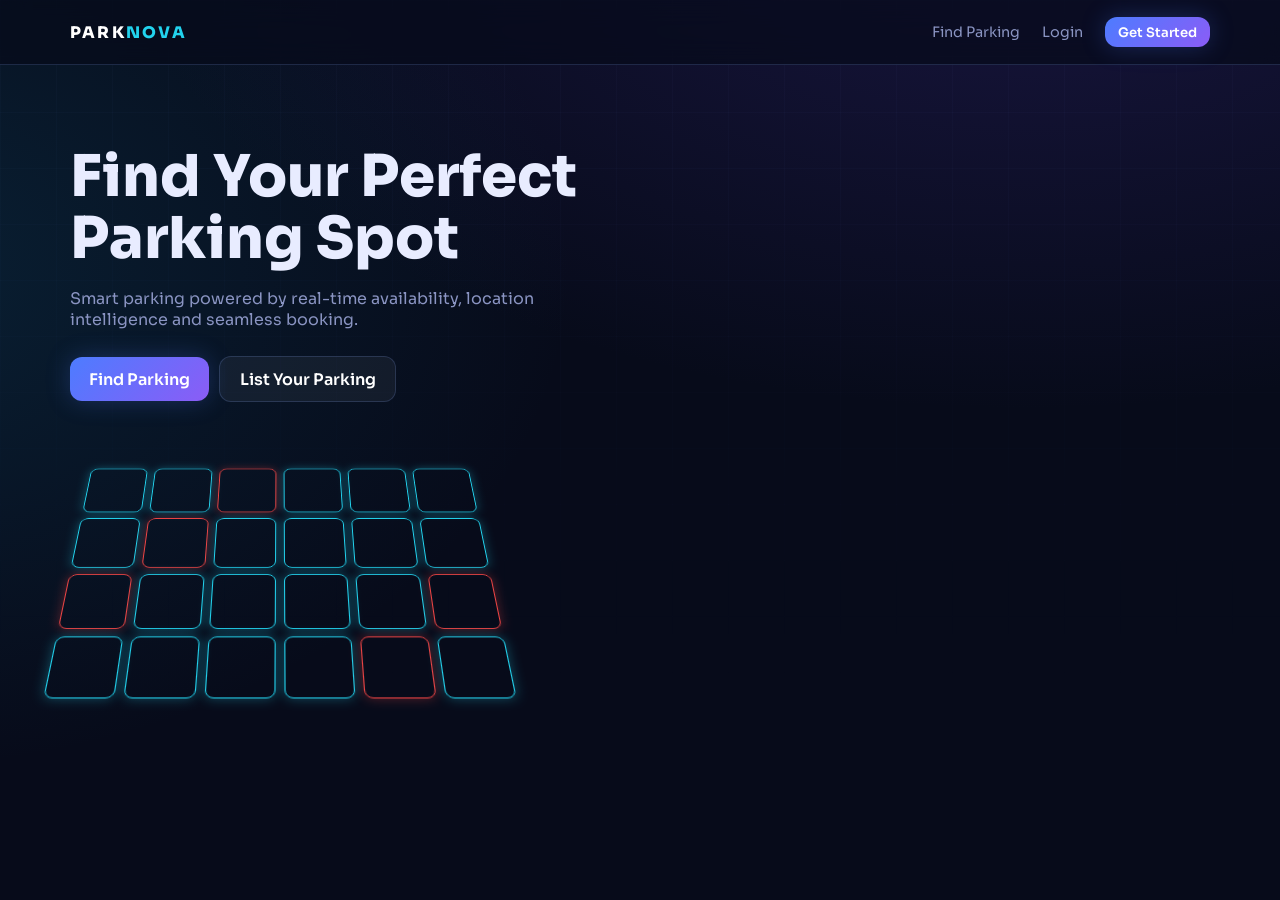
<file: index.html>
<!doctype html><html lang="en"><head><meta charset="utf-8"><meta name="viewport" content="width=device-width,initial-scale=1"><title>Smart Parking · PARKNOVA</title>
<link rel="stylesheet" href="/css/app.css"></head><body><div id="nav"></div><main class="wrap"><section class=hero><h1>Find Your Perfect<br>Parking Spot</h1><p>Smart parking powered by real-time availability, location intelligence and seamless booking.</p><div class=row><a class=btn href=/parking.html>Find Parking</a><a class="btn ghost" href=/register.html>List Your Parking</a></div><div class=hero-viz id=viz></div></section></main><script type="module" src="/js/home.js"></script></body></html>
</file>
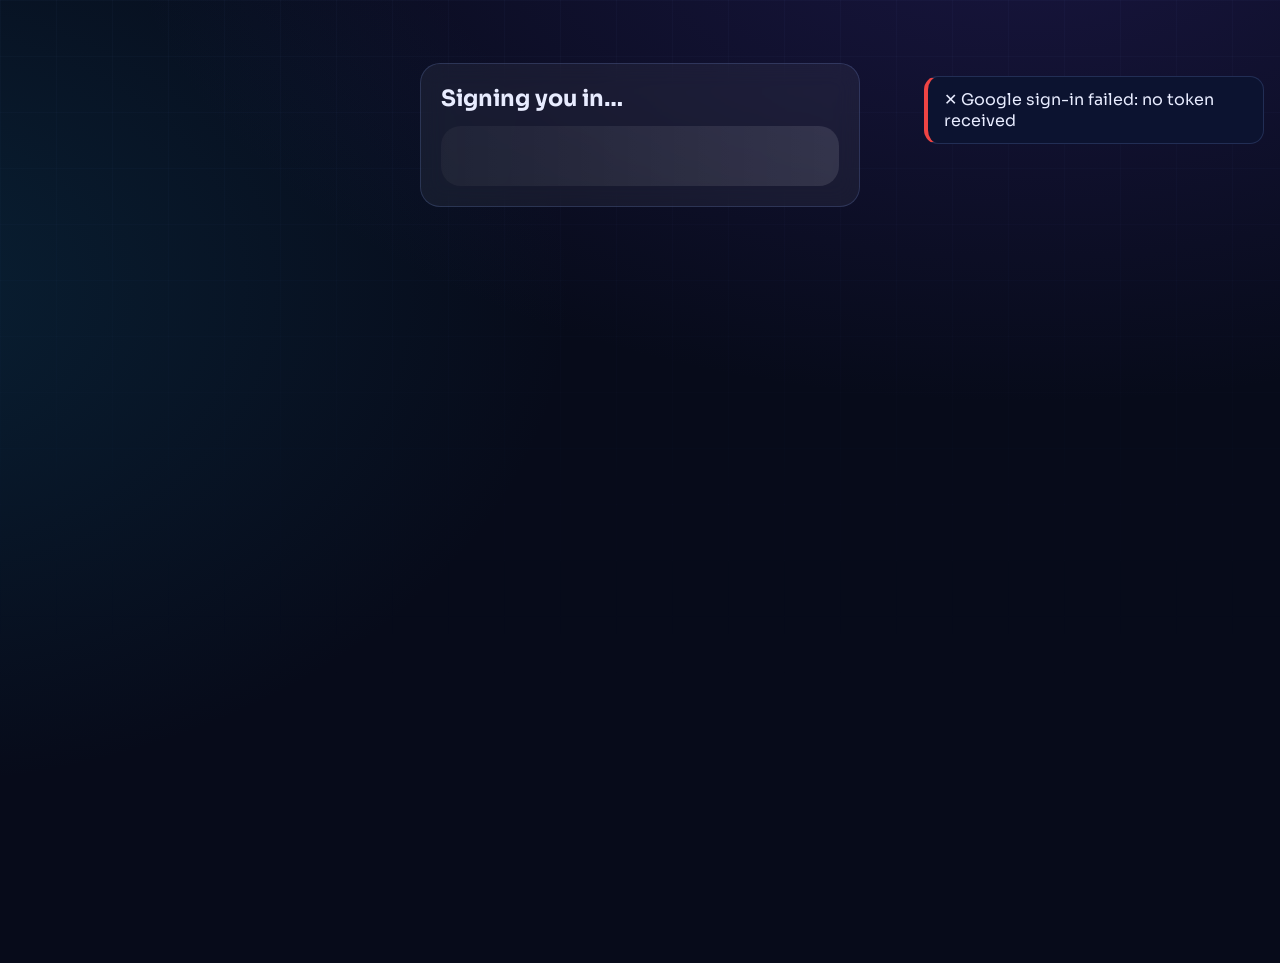
<file: oauth2/redirect/index.html>
<!doctype html><html lang="en"><head><meta charset="utf-8"><meta name="viewport" content="width=device-width,initial-scale=1"><title>Signing in · PARKNOVA</title>
<link rel="stylesheet" href="/css/app.css"></head><body><div id="nav"></div><main class="wrap"><div class="card auth" id=box><h2 style=margin-top:0>Signing you in…</h2><div class=sk style=height:60px></div></div></main><script type="module" src="/js/oauth.js"></script></body></html>
</file>
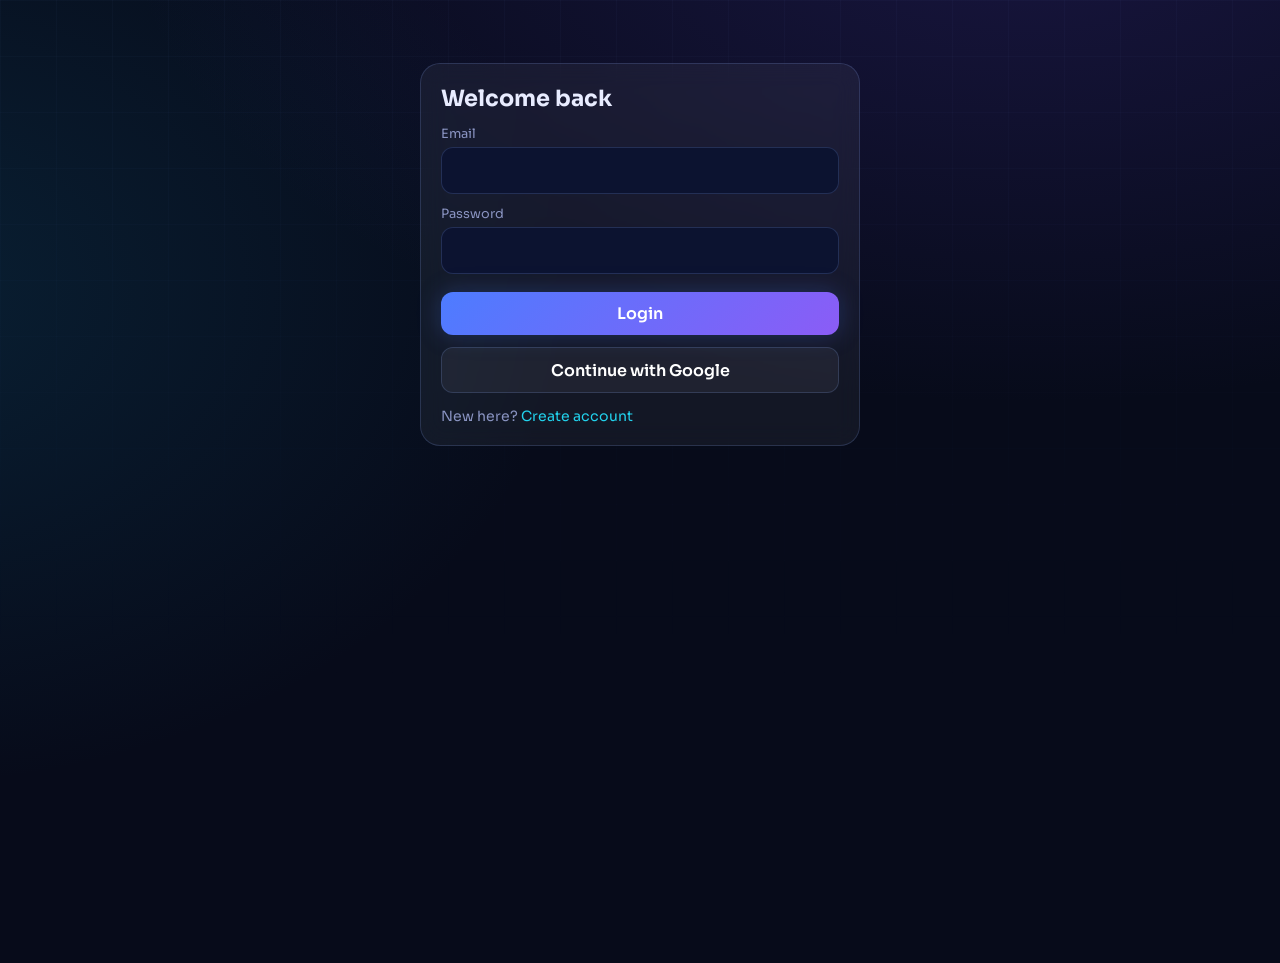
<file: driver-dashboard.html>
<!doctype html><html lang="en"><head><meta charset="utf-8"><meta name="viewport" content="width=device-width,initial-scale=1"><title>Driver · PARKNOVA</title>
<link rel="stylesheet" href="/css/app.css"></head><body><div id="nav"></div><main class="wrap"><h2>Driver overview</h2><div class=stats id=st></div><h2>My bookings</h2><div class=grid id=list></div></main><script type="module" src="/js/driver.js"></script></body></html>
</file>
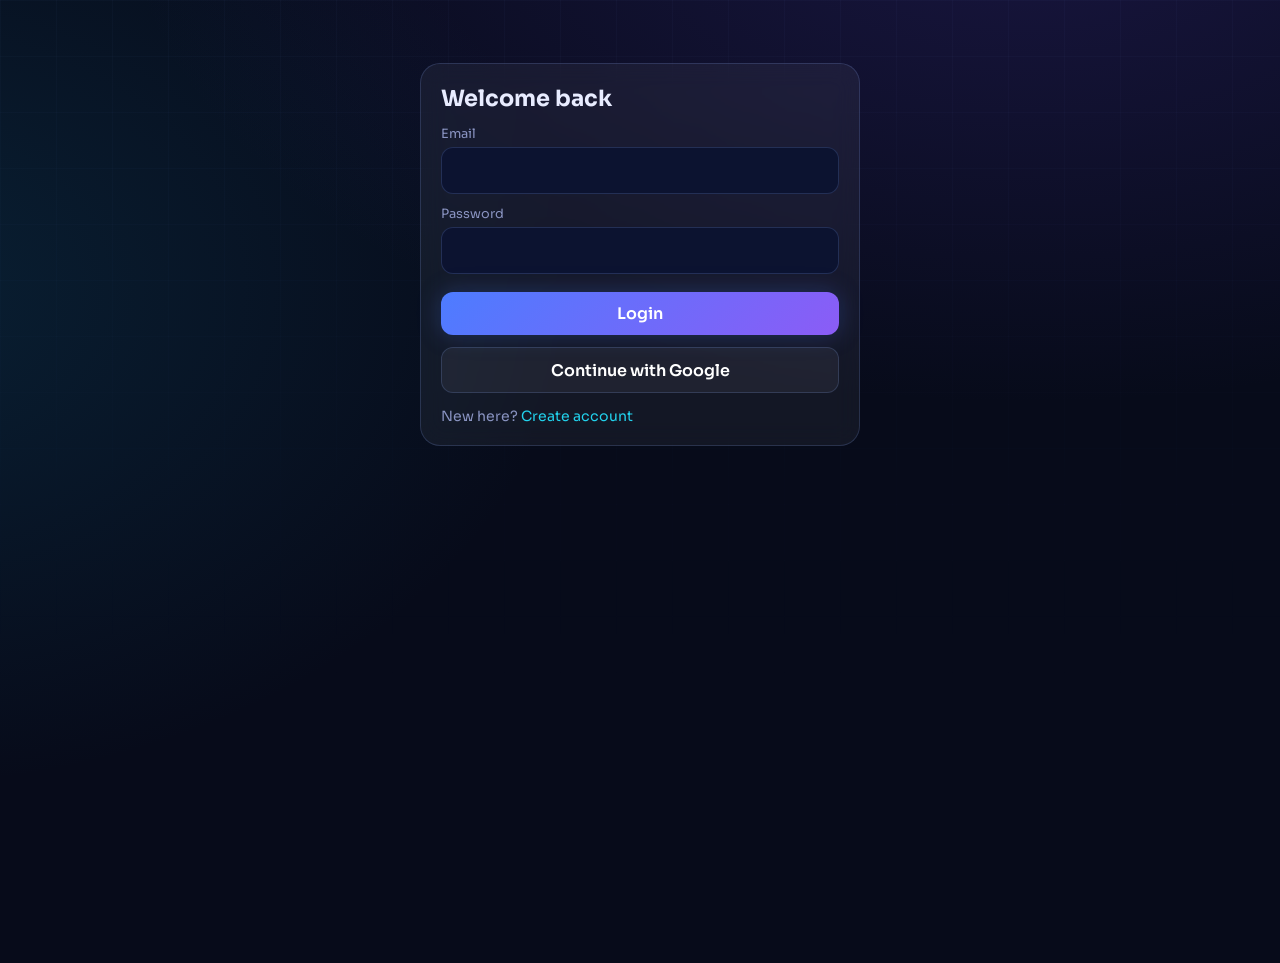
<file: login.html>
<!doctype html><html lang="en"><head><meta charset="utf-8"><meta name="viewport" content="width=device-width,initial-scale=1"><title>Login · PARKNOVA</title>
<link rel="stylesheet" href="/css/app.css"></head><body><div id="nav"></div><main class="wrap"><div class="card auth"><h2 style=margin-top:0>Welcome back</h2><form id=f><label>Email</label><input name=email type=email required><label>Password</label><input name=password type=password required><button class=btn style="width:100%;margin-top:18px;justify-content:center">Login</button></form><button id=g class="btn ghost" style="width:100%;margin-top:12px;justify-content:center">Continue with Google</button><p class=mu style=margin-top:14px>New here? <a href=/register.html>Create account</a></p></div></main><script type="module" src="/js/login.js"></script></body></html>
</file>
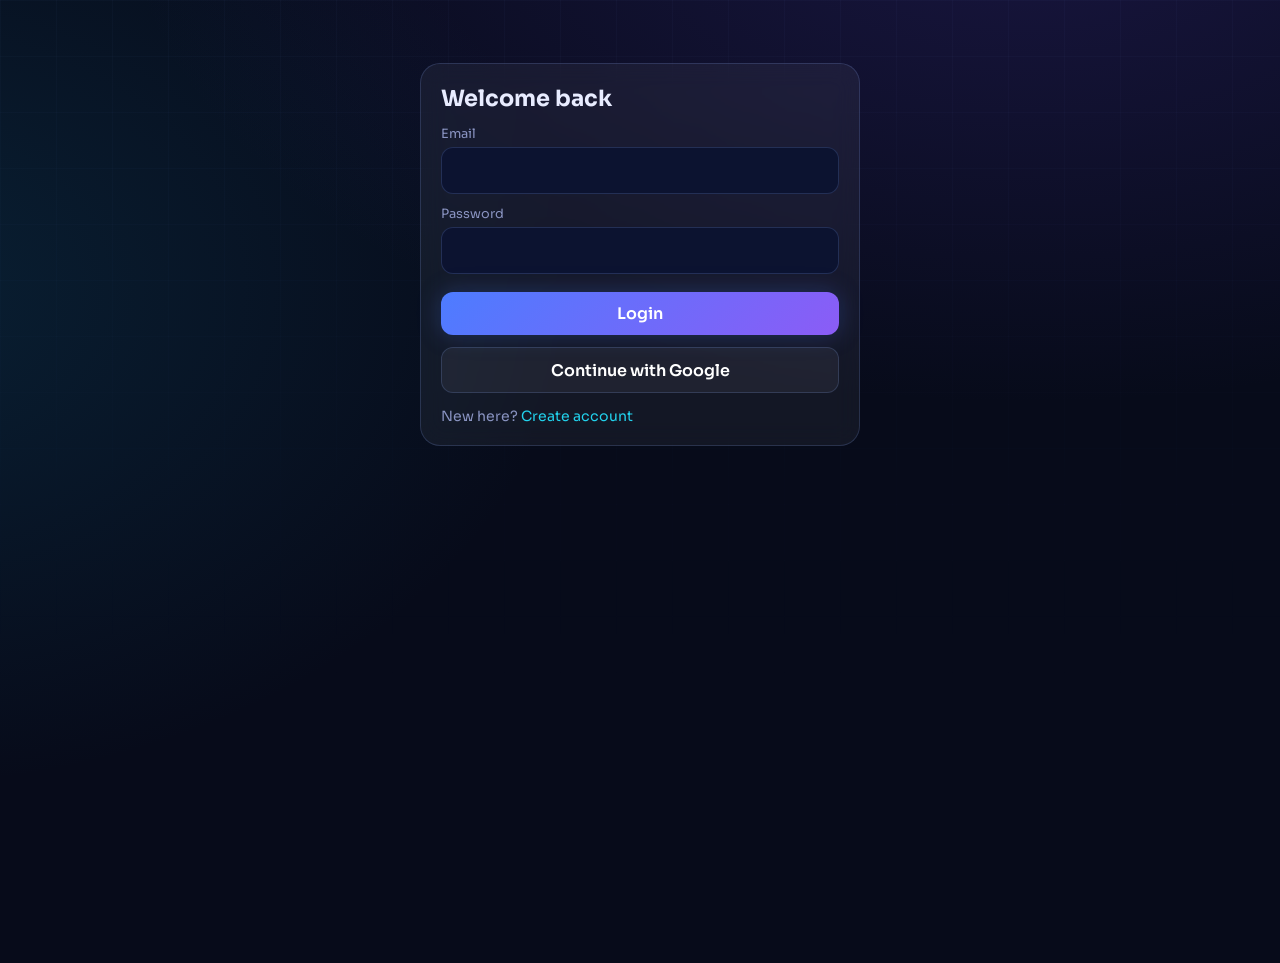
<file: owner-dashboard.html>
<!doctype html><html lang="en"><head><meta charset="utf-8"><meta name="viewport" content="width=device-width,initial-scale=1"><title>Owner · PARKNOVA</title>
<link rel="stylesheet" href="/css/app.css"></head><body><div id="nav"></div><main class="wrap"><h2>Owner overview</h2><div class=stats id=st></div><h2>Add parking</h2><form id=f class="card grid"><div><label>Name</label><input name=parkingName required></div><div><label>Location</label><input name=location required></div><div><label>Latitude</label><input name=latitude type=number step=any></div><div><label>Longitude</label><input name=longitude type=number step=any></div><div><label>Total slots</label><input name=totalSlots type=number min=1 required></div><div><label>Price / hour</label><input name=pricePerHour type=number min=0 step=any required></div><div class=row style=align-items:end><button id=gps type=button class="btn ghost">Use my location</button><button class=btn id=sv>Create</button></div></form><h2>My parkings</h2><div class=grid id=list></div><h2>Bookings</h2><table><thead><tr><th>ID<th>Driver<th>Vehicle<th>Parking<th>Date<th>Time<th>Hrs<th>Amount<th>Status<tbody id=bk></table></main><script type="module" src="/js/owner.js"></script></body></html>
</file>
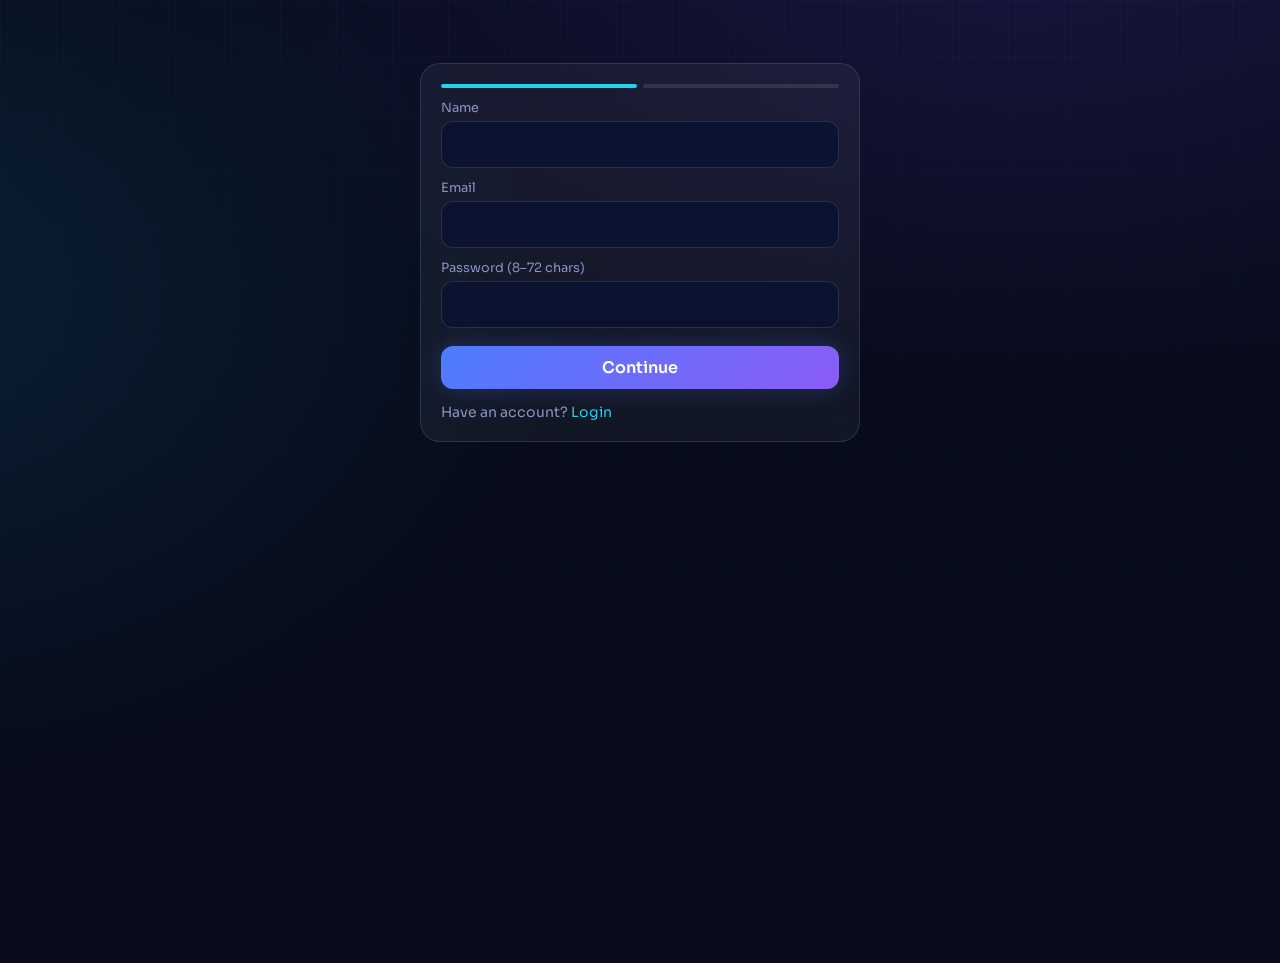
<file: register.html>
<!doctype html><html lang="en"><head><meta charset="utf-8"><meta name="viewport" content="width=device-width,initial-scale=1"><title>Register · PARKNOVA</title>
<link rel="stylesheet" href="/css/app.css"></head><body><div id="nav"></div><main class="wrap"><div class="card auth"><div class=steps><i class=on></i><i id=s2></i></div><form id=f><div id=p1><label>Name</label><input name=name required><label>Email</label><input name=email type=email required><label>Password (8–72 chars)</label><input name=password type=password minlength=8 maxlength=72 required></div><div id=p2 hidden><label>Account type</label><select name=role id=role><option value=DRIVER>Driver</option><option value=OWNER>Parking Owner</option></select><label>Phone</label><input name=phone required pattern="[0-9]{10,15}" title="Digits only (owner: exactly 10)"><div id=dv><label>Vehicle number</label><input name=vehicleNumber placeholder=MP04AB1234></div></div><button id=nx class=btn style="width:100%;margin-top:18px;justify-content:center">Continue</button></form><p class=mu style=margin-top:14px>Have an account? <a href=/login.html>Login</a></p></div></main><script type="module" src="/js/register.js"></script></body></html>
</file>
<file: css/app.css>
@import url("https://fonts.googleapis.com/css2?family=Sora:wght@400;600;800&display=swap");
:root{--bg:#070b1a;--glass:rgba(255,255,255,.05);--line:rgba(140,170,255,.18);--tx:#e8ecff;--mu:#8a94c2;--blue:#4d7cff;--vio:#8b5cf6;--cy:#22d3ee;--ok:#22c55e;--warn:#f59e0b;--bad:#ef4444}
*{box-sizing:border-box;margin:0}
body{font-family:Sora,system-ui,sans-serif;background:radial-gradient(900px 500px at 80% -10%,#3b2a8a55,transparent),radial-gradient(700px 500px at -10% 30%,#0e5a7a44,transparent),var(--bg);color:var(--tx);min-height:100vh;overflow-x:hidden}
body:before{content:"";position:fixed;inset:0;background-image:linear-gradient(var(--line) 1px,transparent 1px),linear-gradient(90deg,var(--line) 1px,transparent 1px);background-size:56px 56px;opacity:.18;mask-image:linear-gradient(#000,transparent 80%);pointer-events:none;z-index:-1}
a{color:var(--cy);text-decoration:none}
.wrap{max-width:1180px;margin:0 auto;padding:0 20px}
nav.top{position:sticky;top:0;z-index:50;backdrop-filter:blur(14px);background:rgba(7,11,26,.7);border-bottom:1px solid var(--line)}
nav.top .wrap{display:flex;align-items:center;gap:22px;min-height:64px;flex-wrap:wrap}
.logo{font-weight:800;letter-spacing:.14em;color:#fff}.logo i{font-style:normal;color:var(--cy)}
nav.top .sp{flex:1}nav.top a.l{color:var(--mu);font-size:.9rem}nav.top a.l:hover{color:#fff}
.btn{border:0;cursor:pointer;font:inherit;font-weight:600;color:#fff;padding:.7rem 1.2rem;border-radius:12px;background:linear-gradient(135deg,var(--blue),var(--vio));box-shadow:0 0 24px #4d7cff40;transition:transform .15s,box-shadow .15s;display:inline-flex;gap:.5rem;align-items:center}
.btn:hover{transform:translateY(-2px);box-shadow:0 0 34px #8b5cf666}.btn.ghost{background:var(--glass);border:1px solid var(--line);box-shadow:none}.btn.bad{background:linear-gradient(135deg,#dc2626,#f97316)}.btn.sm{padding:.4rem .8rem;font-size:.82rem}
.btn[disabled]{opacity:.6;pointer-events:none}.btn.busy:after{content:"";width:14px;height:14px;border:2px solid #fff6;border-top-color:#fff;border-radius:50%;animation:spin .7s linear infinite}
.card{background:var(--glass);border:1px solid var(--line);border-radius:20px;padding:20px;backdrop-filter:blur(12px);transition:border-color .2s}.card:hover{border-color:#6e8cff66}
.grid{display:grid;gap:18px;grid-template-columns:repeat(auto-fill,minmax(280px,1fr))}.row{display:flex;gap:10px;flex-wrap:wrap;align-items:center}
h1{font-size:clamp(2rem,5vw,3.6rem);line-height:1.08;font-weight:800}h2{font-size:1.4rem;margin:28px 0 14px}.mu{color:var(--mu);font-size:.88rem}
label{display:block;font-size:.8rem;color:var(--mu);margin:12px 0 5px}
input,select{width:100%;padding:.75rem .9rem;border-radius:12px;border:1px solid var(--line);background:#0c1330;color:var(--tx);font:inherit}input:focus,select:focus{outline:2px solid var(--blue)}
.badge{padding:.2rem .6rem;border-radius:99px;font-size:.72rem;font-weight:600;border:1px solid}.b-ok{color:var(--ok);border-color:var(--ok);background:#22c55e18}.b-warn{color:var(--warn);border-color:var(--warn);background:#f59e0b18}.b-bad{color:var(--bad);border-color:var(--bad);background:#ef444418}
.bar{height:8px;border-radius:9px;background:#ffffff14;overflow:hidden;margin:10px 0}.bar b{display:block;height:100%;width:0;border-radius:9px;transition:width 1.1s cubic-bezier(.2,.8,.2,1)}
.stats{display:grid;gap:16px;grid-template-columns:repeat(auto-fit,minmax(160px,1fr))}.stat b{font-size:2rem;display:block}
.sk{background:linear-gradient(90deg,#ffffff0a,#ffffff1c,#ffffff0a);background-size:200% 100%;animation:shim 1.3s infinite;border-radius:20px;height:160px}
.empty{text-align:center;padding:48px 16px;color:var(--mu);grid-column:1/-1}
.auth{max-width:440px;margin:7vh auto}.hero{padding:9vh 0 6vh}.hero p{max-width:560px;color:var(--mu);margin:18px 0 26px}
#map{height:420px;border-radius:20px;border:1px solid var(--line);margin-bottom:18px}
.me{width:16px;height:16px;border-radius:50%;background:var(--cy);animation:pulse 1.6s infinite}
.pin{width:26px;height:26px;border-radius:50% 50% 50% 0;transform:rotate(-45deg);border:2px solid #fff}
.modal{position:fixed;inset:0;background:#000a;backdrop-filter:blur(6px);display:grid;place-items:center;z-index:100;padding:16px;animation:fade .2s}.modal .card{width:min(440px,100%);background:#0c1330;animation:up .25s}
#toasts{position:fixed;top:76px;right:16px;z-index:200;display:grid;gap:10px}.toast{min-width:240px;max-width:340px;padding:12px 16px;border-radius:14px;background:#0c1330;border:1px solid var(--line);border-left:4px solid var(--blue);animation:slide .3s;position:relative;overflow:hidden}.toast.success{border-left-color:var(--ok)}.toast.error{border-left-color:var(--bad)}.toast.warning{border-left-color:var(--warn)}.toast:after{content:"";position:absolute;left:0;bottom:0;height:2px;background:var(--cy);animation:life 4s linear forwards}
table{width:100%;border-collapse:collapse}th,td{text-align:left;padding:10px;border-bottom:1px solid var(--line);font-size:.85rem}th{color:var(--mu)}
.steps{display:flex;gap:6px;margin-bottom:10px}.steps i{flex:1;height:4px;border-radius:4px;background:#ffffff1a}.steps i.on{background:var(--cy)}
.hero-viz{display:grid;grid-template-columns:repeat(6,1fr);gap:8px;max-width:420px;margin-top:30px;transform:perspective(700px) rotateX(35deg)}.hero-viz span{aspect-ratio:1;border:1px solid var(--cy);border-radius:8px;box-shadow:0 0 12px #22d3ee55;animation:glow 3s infinite}.hero-viz span.t{border-color:var(--bad);box-shadow:0 0 12px #ef444455}
@keyframes spin{to{transform:rotate(360deg)}}@keyframes shim{to{background-position:-200% 0}}@keyframes pulse{0%{box-shadow:0 0 0 0 #22d3eeaa}70%{box-shadow:0 0 0 18px #22d3ee00}}@keyframes fade{from{opacity:0}}@keyframes up{from{opacity:0;transform:translateY(20px)}}@keyframes slide{from{opacity:0;transform:translateX(40px)}}@keyframes life{to{width:0}}@keyframes glow{50%{opacity:.35}}
@media(max-width:768px){table,thead,tbody,tr,td{display:block}thead{display:none}tr{background:var(--glass);border:1px solid var(--line);border-radius:14px;margin-bottom:10px;padding:6px}td{border:0;display:flex;justify-content:space-between}td:before{content:attr(data-l);color:var(--mu)}nav.top a.l{display:none}}
@media(prefers-reduced-motion:reduce){*{animation-duration:.01ms!important;transition-duration:.01ms!important}}
</file>
